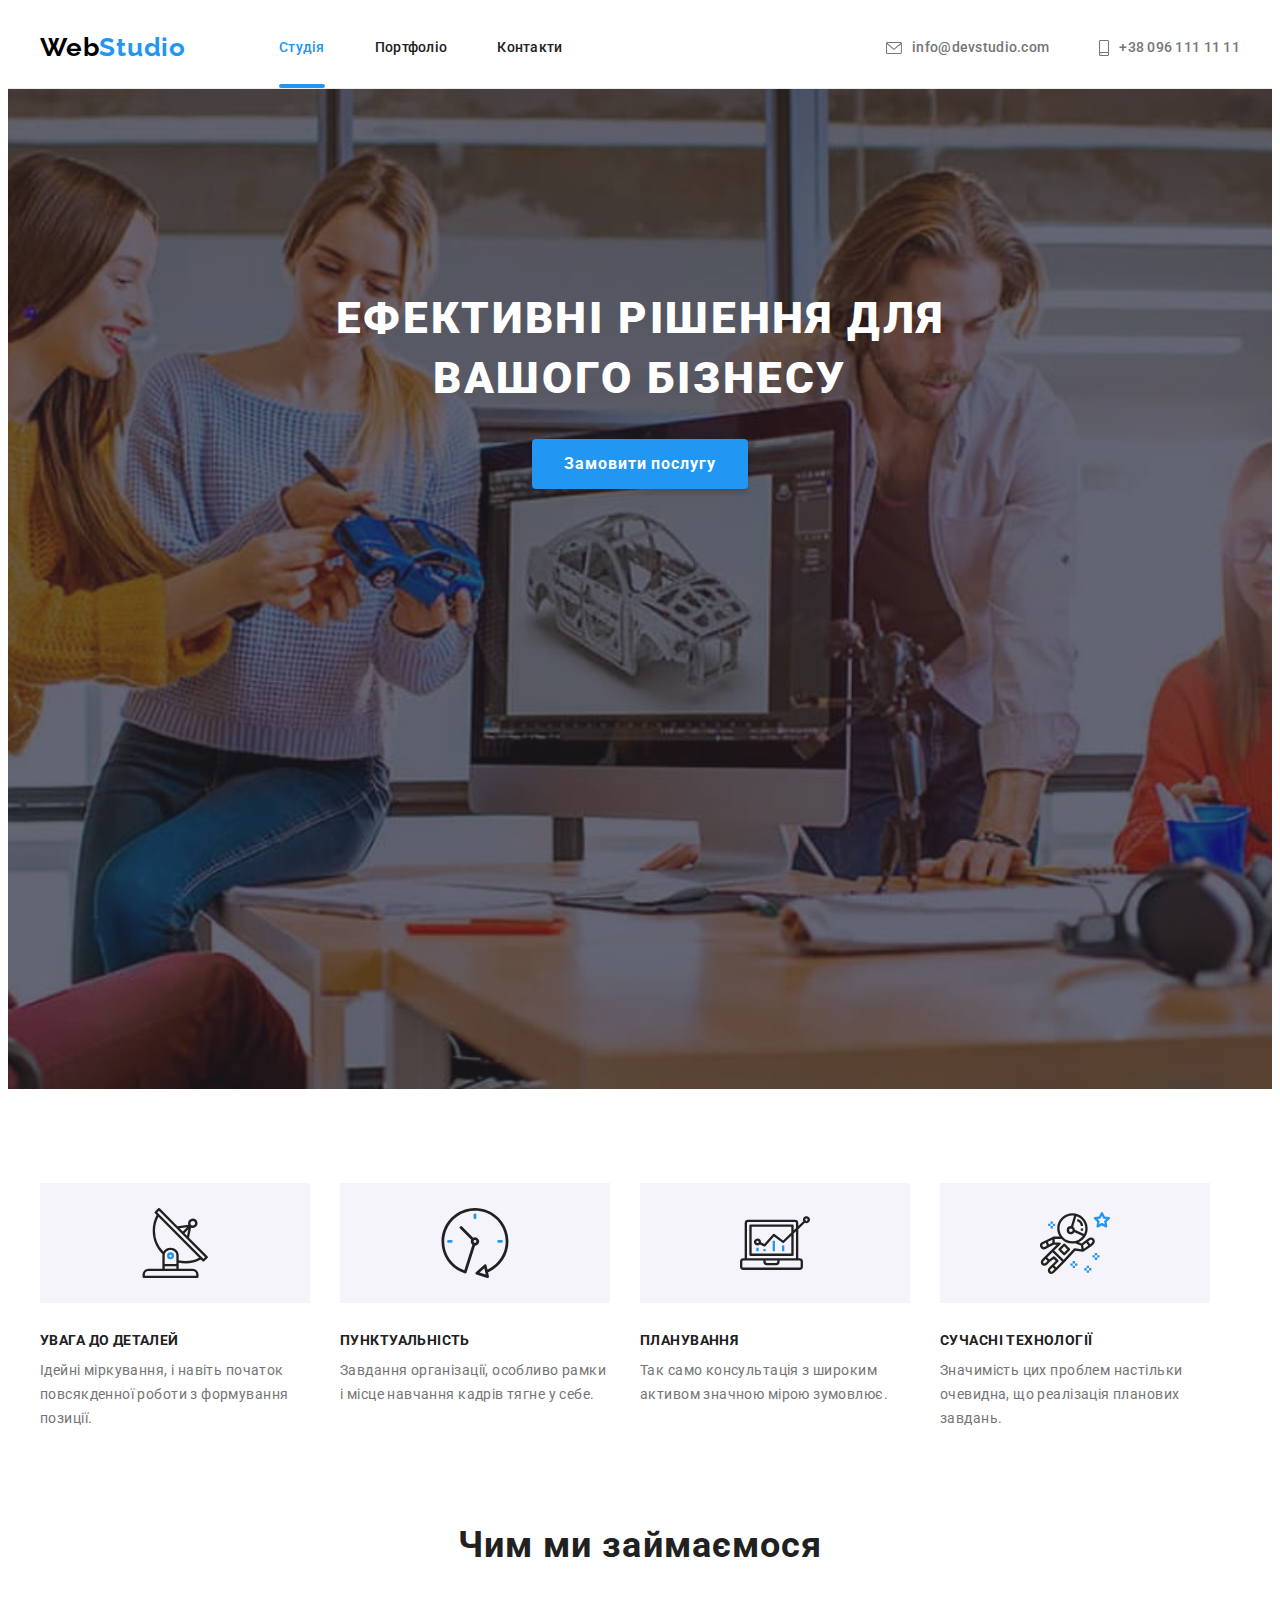
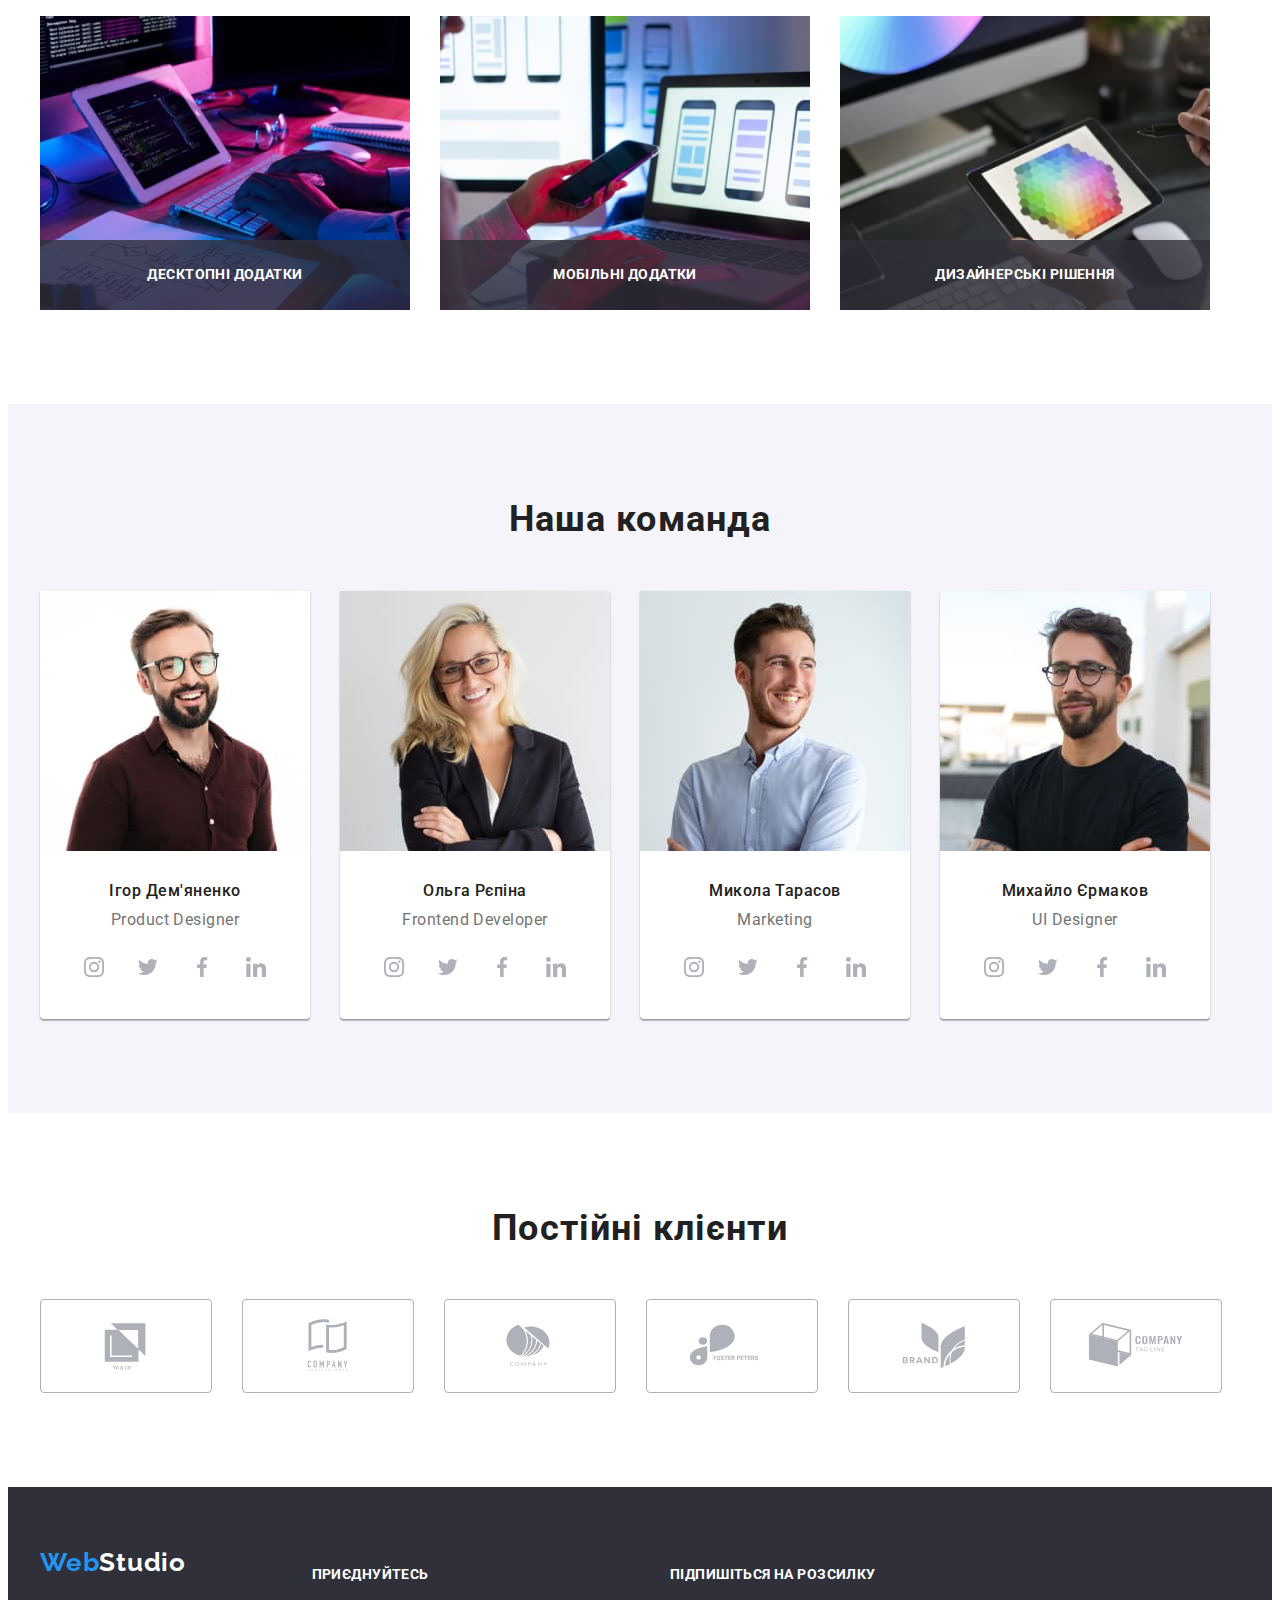
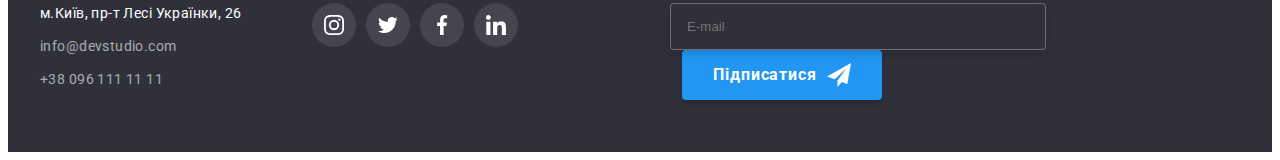
<file: index.html>
<!DOCTYPE html>
<html lang="uk">
  <head>
    <meta charset="UTF-8" />
    <meta http-equiv="X-UA-Compatible" content="IE=edge" />
    <meta name="viewport" content="width=device-width, initial-scale=1.0" />
    <title>Студія</title>
    <link rel="stylesheet" href="https://cdnjs.cloudflare.com/ajax/libs/modern-normalize/1.1.0/modern-normalize.min.css" integrity="sha512-wpPYUAdjBVSE4KJnH1VR1HeZfpl1ub8YT/NKx4PuQ5NmX2tKuGu6U/JRp5y+Y8XG2tV+wKQpNHVUX03MfMFn9Q==" crossorigin="anonymous" referrerpolicy="no-referrer" />
    <link rel="preconnect" href="https://fonts.googleapis.com" />
    <link rel="preconnect" href="https://fonts.gstatic.com" crossorigin />
    <link href="https://fonts.googleapis.com/css2?family=Raleway:wght@700&family=Roboto:wght@400;500;700;900&display=swap" rel="stylesheet" />
    <link rel="stylesheet" href="./css/styles.css" />
  </head>

  <body>
    <!----------- шапка ---------------->
    <header class="box">
      <div class="container">
        <nav class="nav">
          <a href="./index.html" class="link logo"><span class="web">Web</span>Studio</a>
          <ul class="list">
            <li class="items"><a href="./index.html" class="link item activ">Студія</a></li>
            <li class="items"><a href="./portfolio.html" class="link item">Портфоліо</a></li>
            <li class="items"><a href="#" class="link item">Контакти</a></li>
          </ul>
        </nav>
        <ul class="list">
          <li class="items">
            <a href="mailto:info@devstudio.com" class="link contact">
              <svg class="icon-contact" width="16" height="12">
                <use href="./images/icons.svg#icon-envelope"></use></svg
              >info@devstudio.com
            </a>
          </li>
          <li class="items">
            <a href="tel:+380961111111" class="link contact items-phone">
              <svg class="icon-contact" width="10" height="16"><use href="./images/icons.svg#icon-smartphone"></use></svg> +38 096 111 11 11
            </a>
          </li>
        </ul>
      </div>
    </header>
    <main>
      <!----------------- головна ---------------------->
      <section class="hero section">
        <div class="container">
          <h1 class="hero-title">Ефективні рішення для вашого бізнесу</h1>
          <button type="button" class="hero-button" data-modal-open>Замовити послугу</button>
        </div>
      </section>
      <!------------------------- Переваги --------------->
      <section class="pluses section">
        <div class="container">
          <h2 class="visually-hidden">Наші переваги</h2>
          <ul class="list">
            <li class="pluses-item">
              <div class="bloc-icon-pluses">
                <svg class="icon-pluses">
                  <use href="./images/icons.svg#icon-antenna"></use>
                </svg>
              </div>
              <h3 class="pluses-title">Увага до деталей</h3>
              <p class="pluses-text">Ідейні міркування, і навіть початок повсякденної роботи з формування позиції.</p>
            </li>
            <li class="pluses-item">
              <div class="bloc-icon-pluses">
                <svg class="icon-pluses">
                  <use href="./images/icons.svg#icon-clock"></use>
                </svg>
              </div>
              <h3 class="pluses-title">Пунктуальність</h3>
              <p class="pluses-text">Завдання організації, особливо рамки і місце навчання кадрів тягне у себе.</p>
            </li>
            <li class="pluses-item">
              <div class="bloc-icon-pluses">
                <svg class="icon-pluses">
                  <use href="./images/icons.svg#icon-diagram"></use>
                </svg>
              </div>
              <h3 class="pluses-title">Планування</h3>
              <p class="pluses-text">Так само консультація з широким активом значною мірою зумовлює.</p>
            </li>
            <li class="pluses-item">
              <div class="bloc-icon-pluses">
                <svg class="icon-pluses">
                  <use href="./images/icons.svg#icon-astronaut"></use>
                </svg>
              </div>
              <h3 class="pluses-title">Сучасні технології</h3>
              <p class="pluses-text">Значимість цих проблем настільки очевидна, що реалізація планових завдань.</p>
            </li>
          </ul>
        </div>
      </section>
      <!---------------------- Чим ми займаємося ------------------->
      <section class="work section">
        <div class="container">
          <h2 class="work-title">Чим ми займаємося</h2>
          <ul class="work-items list">
            <li>
              <div class="work-thunb">
                <img src="./images/one.jpg" alt="Робимо кістяк файлу" width="370" />
                <p class="work-text">Десктопні додатки</p>
              </div>
            </li>
            <li>
              <div class="work-thunb">
                <img src="./images/two.jpg" alt="Адаптуємо до носіїв" width="370" />
                <p class="work-text">Мобільні додатки</p>
              </div>
            </li>
            <li>
              <div class="work-thunb">
                <img src="./images/three.jpg" alt="Формуємо дизайнер сторінки" width="370" />
                <p class="work-text">Дизайнерські рішення</p>
              </div>
            </li>
          </ul>
        </div>
      </section>
      <!------------------------- Наша команда -------------------->
      <section class="team section">
        <div class="container">
          <h2 class="team-title">Наша команда</h2>
          <ul class="team-list list">
            <li class="team-bloc">
              <img src="./images/demanenko.jpg" alt="фото Ігор Дем'яненко" width="270" />
              <div class="team-items">
                <h3 class="team-name">Ігор Дем'яненко</h3>
                <p lang="en" class="team-text">Product Designer</p>
                <ul class="list sosial">
                  <li class="sosial-link">
                    <a href="#" class="sosial-button">
                      <svg class="sosial-icon">
                        <use href="./images/icons.svg#icon-instagram"></use>
                      </svg>
                    </a>
                  </li>
                  <li class="sosial-link">
                    <a href="#" class="sosial-button">
                      <svg class="sosial-icon">
                        <use href="./images/icons.svg#icon-twitter"></use>
                      </svg>
                    </a>
                  </li>
                  <li class="sosial-link">
                    <a href="#" class="sosial-button">
                      <svg class="sosial-icon">
                        <use href="./images/icons.svg#icon-facebook"></use>
                      </svg>
                    </a>
                  </li>
                  <li class="sosial-link">
                    <a href="#" class="sosial-button">
                      <svg class="sosial-icon">
                        <use href="./images/icons.svg#icon-linkedin"></use>
                      </svg>
                    </a>
                  </li>
                </ul>
              </div>
            </li>
            <li class="team-bloc">
              <img src="./images/repina.jpg" alt="фото Ольга Рєпіна" width="270" />
              <div class="team-items">
                <h3 class="team-name">Ольга Рєпіна</h3>
                <p lang="en" class="team-text">Frontend Developer</p>
                <ul class="list sosial">
                  <li class="sosial-link">
                    <a href="#" class="sosial-button">
                      <svg class="sosial-icon">
                        <use href="./images/icons.svg#icon-instagram"></use>
                      </svg>
                    </a>
                  </li>
                  <li class="sosial-link">
                    <a href="#" class="sosial-button">
                      <svg class="sosial-icon">
                        <use href="./images/icons.svg#icon-twitter"></use>
                      </svg>
                    </a>
                  </li>
                  <li class="sosial-link">
                    <a href="#" class="sosial-button">
                      <svg class="sosial-icon">
                        <use href="./images/icons.svg#icon-facebook"></use>
                      </svg>
                    </a>
                  </li>
                  <li class="sosial-link">
                    <a href="#" class="sosial-button">
                      <svg class="sosial-icon">
                        <use href="./images/icons.svg#icon-linkedin"></use>
                      </svg>
                    </a>
                  </li>
                </ul>
              </div>
            </li>
            <li class="team-bloc">
              <img src="./images/tarasov.jpg" alt="фото Микола Тарасов" width="270" />
              <div class="team-items">
                <h3 class="team-name">Микола Тарасов</h3>
                <p lang="en" class="team-text">Marketing</p>
                <ul class="list sosial">
                  <li class="sosial-link">
                    <a href="#" class="sosial-button">
                      <svg class="sosial-icon">
                        <use href="./images/icons.svg#icon-instagram"></use>
                      </svg>
                    </a>
                  </li>
                  <li class="sosial-link">
                    <a href="#" class="sosial-button">
                      <svg class="sosial-icon">
                        <use href="./images/icons.svg#icon-twitter"></use>
                      </svg>
                    </a>
                  </li>
                  <li class="sosial-link">
                    <a href="#" class="sosial-button">
                      <svg class="sosial-icon">
                        <use href="./images/icons.svg#icon-facebook"></use>
                      </svg>
                    </a>
                  </li>
                  <li class="sosial-link">
                    <a href="#" class="sosial-button">
                      <svg class="sosial-icon">
                        <use href="./images/icons.svg#icon-linkedin"></use>
                      </svg>
                    </a>
                  </li>
                </ul>
              </div>
            </li>
            <li class="team-bloc">
              <img src="./images/ermakov.jpg" alt="фото Михайло Єрмаков" width="270" />
              <div class="team-items">
                <h3 class="team-name">Михайло Єрмаков</h3>
                <p lang="en" class="team-text">UI Designer</p>
                <ul class="list sosial">
                  <li class="sosial-link">
                    <a href="#" class="sosial-button">
                      <svg class="sosial-icon">
                        <use href="./images/icons.svg#icon-instagram"></use>
                      </svg>
                    </a>
                  </li>
                  <li class="sosial-link">
                    <a href="#" class="sosial-button">
                      <svg class="sosial-icon">
                        <use href="./images/icons.svg#icon-twitter"></use>
                      </svg>
                    </a>
                  </li>
                  <li class="sosial-link">
                    <a href="#" class="sosial-button">
                      <svg class="sosial-icon">
                        <use href="./images/icons.svg#icon-facebook"></use>
                      </svg>
                    </a>
                  </li>
                  <li class="sosial-link">
                    <a href="#" class="sosial-button">
                      <svg class="sosial-icon">
                        <use href="./images/icons.svg#icon-linkedin"></use>
                      </svg>
                    </a>
                  </li>
                </ul>
              </div>
            </li>
          </ul>
        </div>
      </section>
      <!------------------- Постійні клієнти ---------------------->
      <section class="client section">
        <div class="container">
          <h2 class="client-title">Постійні клієнти</h2>
          <ul class="list client-bloc">
            <li class="client-logo">
              <a href="#" class="client-site">
                <svg class="client-icon">
                  <use href="./images/icons.svg#icon-logo1"></use>
                </svg>
              </a>
            </li>
            <li class="client-logo">
              <a href="#" class="client-site">
                <svg class="client-icon">
                  <use href="./images/icons.svg#icon-logo2"></use>
                </svg>
              </a>
            </li>
            <li class="client-logo">
              <a href="#" class="client-site">
                <svg class="client-icon">
                  <use href="./images/icons.svg#icon-logo3"></use>
                </svg>
              </a>
            </li>
            <li class="client-logo">
              <a href="#" class="client-site">
                <svg class="client-icon">
                  <use href="./images/icons.svg#icon-logo4"></use>
                </svg>
              </a>
            </li>
            <li class="client-logo">
              <a href="#" class="client-site">
                <svg class="client-icon">
                  <use href="./images/icons.svg#icon-logo5"></use>
                </svg>
              </a>
            </li>
            <li class="client-logo">
              <a href="#" class="client-site">
                <svg class="client-icon">
                  <use href="./images/icons.svg#icon-logo6"></use>
                </svg>
              </a>
            </li>
          </ul>
        </div>
      </section>
    </main>
    <!-------------------------------------- Підвал ---------------->
    <footer class="footer">
      <div class="container footer-container">
        <div class="footer-main">
          <a href="./index.html" class="link logo"><span class="web">Web</span>Studio</a>
          <address class="footer-address">
            <ul class="list">
              <li class="footer-item">
                <a href="https://goo.gl/maps/CPtrU1FHBa2aNyZL9" target="_blank" rel="noopener noreferrer nofollow" class="link address">м.Київ, пр-т Лесі Українки, 26</a>
              </li>
              <li class="footer-item"><a href="mailto:info@devstudio.com" class="link contact">info@devstudio.com</a></li>
              <li class="footer-item"><a href="tel:+380961111111" class="link contact">+38 096 111 11 11</a></li>
            </ul>
          </address>
        </div>
        <!-- -------- Приєднуйся соц зв'язок в підвалі ------>
        <div class="footer-sosial">
          <p class="footer-sosial-title">Приєднуйтесь</p>
          <ul class="list footer-sosial-list">
            <li class="footer-sosial-link">
              <a href="#" class="footer-sosial-button">
                <svg class="footer-sosial-icon">
                  <use href="./images/icons.svg#icon-instagram"></use>
                </svg>
              </a>
            </li>
            <li class="footer-sosial-link">
              <a href="#" class="footer-sosial-button">
                <svg class="footer-sosial-icon">
                  <use href="./images/icons.svg#icon-twitter"></use>
                </svg>
              </a>
            </li>
            <li class="footer-sosial-link">
              <a href="#" class="footer-sosial-button">
                <svg class="footer-sosial-icon">
                  <use href="./images/icons.svg#icon-facebook"></use>
                </svg>
              </a>
            </li>
            <li class="footer-sosial-link">
              <a href="#" class="footer-sosial-button">
                <svg class="footer-sosial-icon">
                  <use href="./images/icons.svg#icon-linkedin"></use>
                </svg>
              </a>
            </li>
          </ul>
        </div>
        <!------- Приєднайся залиш свою пошту --------------->
        <div class="footer-input">
          <p class="footer-input-title">Підпишіться на розсилку</p>
          <form class="footer-form" autocomplete="off">
            <label for="footer-email" class="footer-label"> <input type="email" name="email" id="footer-email" placeholder="E-mail" class="footer-label-input" /></label>
            <button type="submit" class="footer-input-button"
              >Підписатися
              <svg class="footer-input-icon">
                <use href="./images/icons.svg#icon-send"></use>
              </svg>
            </button>
          </form>
        </div>
      </div>
    </footer>
    <!-- --------------Модалка 1------------- -->
    <div class="backdrop is-hidden" data-modal>
      <div class="model">
        <button type="button" class="icon-close-button" data-modal-close>
          <svg class="icon-close">
            <use href="./images/icons.svg#icon-close"></use>
          </svg>
        </button>
        <p class="model-titel">Залиште свої дані, ми вам передзвонимо</p>
        <!-- ------модуль----- -->
        <form class="form" autocomplete="off">
          <label class="form-label">
            <span class="form-titel">Ім'я</span>
            <input class="form-input" type="text" name="name" />
            <svg class="form-icon"><use href="./images/icons.svg#icon-person"></use></svg>
          </label>
          <label class="form-label">
            <span class="form-titel">Телефон</span>
            <input class="form-input" type="tel" name="tel" />
            <svg class="form-icon"><use href="./images/icons.svg#icon-phone"></use></svg>
          </label>
          <label class="form-label">
            <span class="form-titel">Пошта</span>
            <input class="form-input" type="email" name="email" />
            <svg class="form-icon"><use href="./images/icons.svg#icon-email"></use></svg>
          </label>
          <label class="form-label comment">
            <span class="form-titel">Коментар</span>
            <textarea class="textarea form-input" name="Коментар" rows="5" placeholder="Введіть текст"></textarea>
          </label>
          <label class="checkbox">
            <input type="checkbox" name="checkbox" class="checkbox-input" />
            <svg class="checkbox-icon"><use href="./images/icons.svg#icon-check"></use></svg>
            <span class="checkbox-text">Погоджуюся з розсилкою та приймаю <a href="#" class="checkbox-condition">Умови договору</a></span>
          </label>
          <button class="form-button" type="submit">Відправити</button>
        </form>
      </div>
    </div>
    <script src="./js/modal.js"></script>
  </body>
</html>
</file>
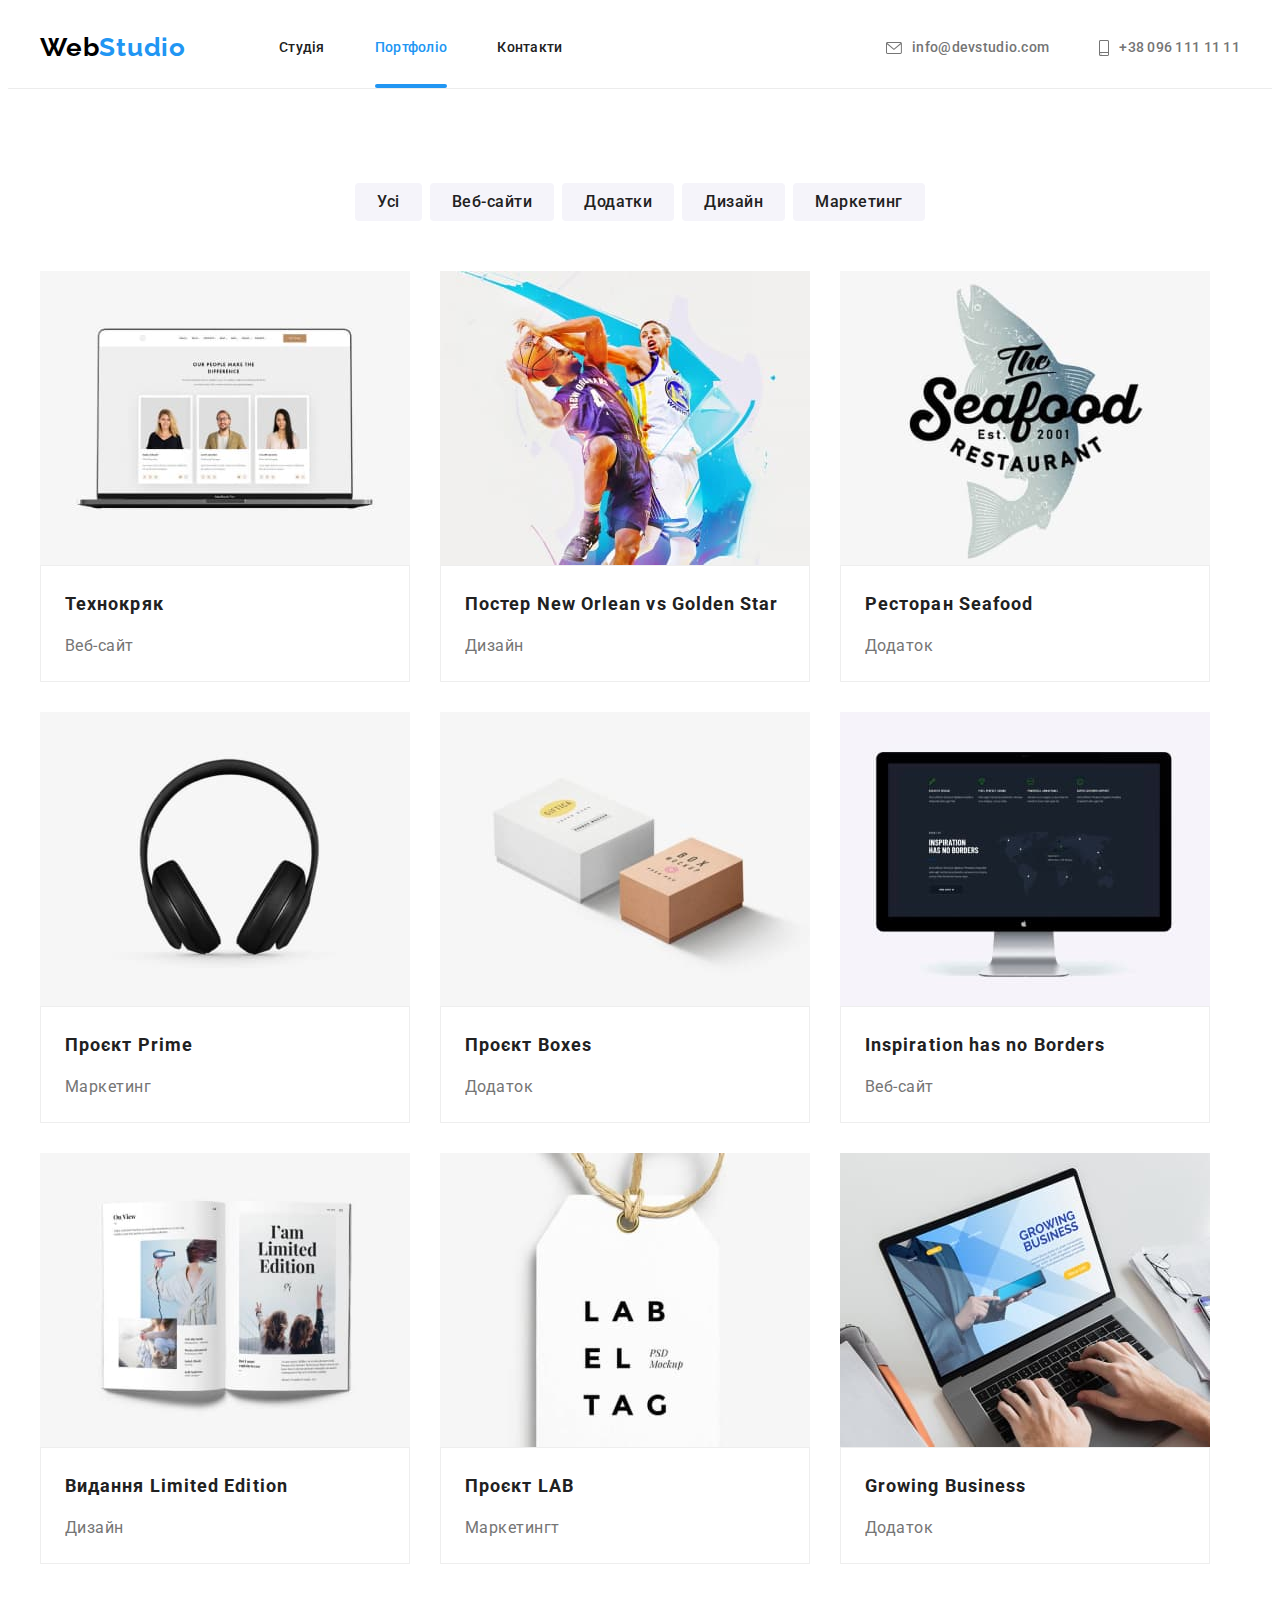
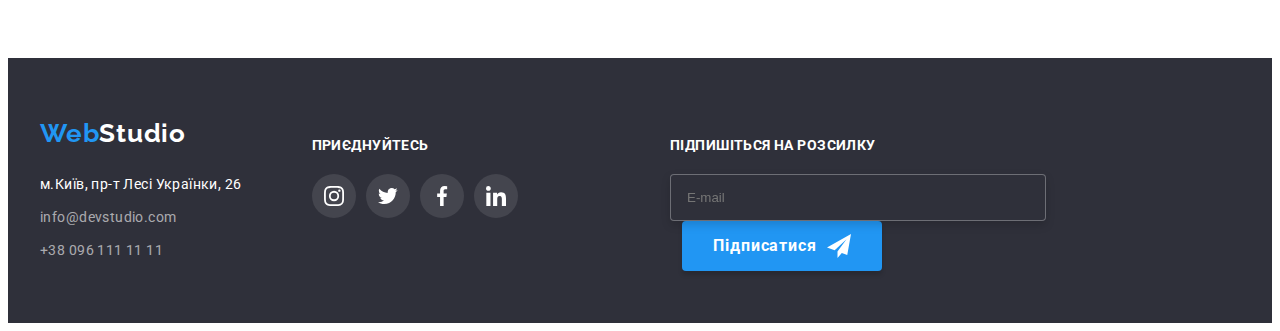
<file: portfolio.html>
<!DOCTYPE html>
<html lang="uk">
  <head>
    <meta charset="UTF-8" />
    <meta http-equiv="X-UA-Compatible" content="IE=edge" />
    <meta name="viewport" content="width=device-width, initial-scale=1.0" />
    <title>Портфоліо</title>
    <link rel="stylesheet" href="https://cdnjs.cloudflare.com/ajax/libs/modern-normalize/1.1.0/modern-normalize.min.css" integrity="sha512-wpPYUAdjBVSE4KJnH1VR1HeZfpl1ub8YT/NKx4PuQ5NmX2tKuGu6U/JRp5y+Y8XG2tV+wKQpNHVUX03MfMFn9Q==" crossorigin="anonymous" referrerpolicy="no-referrer" />
    <link rel="preconnect" href="https://fonts.googleapis.com" />
    <link rel="preconnect" href="https://fonts.gstatic.com" crossorigin />
    <link href="https://fonts.googleapis.com/css2?family=Raleway:wght@700&family=Roboto:wght@400;500;700;900&display=swap" rel="stylesheet" />
    <link rel="stylesheet" href="./css/styles.css" />
  </head>

  <body>
    <!--------------------- шапка------------------------->
    <header class="box">
      <div class="container">
        <nav class="nav">
          <a href="./index.html" class="link logo"><span class="web">Web</span>Studio</a>
          <ul class="list">
            <li class="items"><a href="./index.html" class="link item">Студія</a></li>
            <li class="items"><a href="./portfolio.html" class="link item activ">Портфоліо</a></li>
            <li class="items"><a href="#" class="link item">Контакти</a></li>
          </ul>
        </nav>
        <ul class="list">
          <li class="items">
            <a href="mailto:info@devstudio.com" class="link contact">
              <svg class="icon-contact" width="16" height="12">
                <use href="./images/icons.svg#icon-envelope"></use></svg
              >info@devstudio.com
            </a>
          </li>
          <li class="items">
            <a href="tel:+380961111111" class="link contact items-phone">
              <svg class="icon-contact" width="10" height="16"><use href="./images/icons.svg#icon-smartphone"></use></svg> +38 096 111 11 11
            </a>
          </li>
        </ul>
      </div>
    </header>
    <main>
      <section class="portfolio section">
        <div class="container">
          <h1 class="visually-hidden">Портфоліо</h1>
          <!--------------------- меню проектів-кнопки ------------->
          <ul class="list project">
            <li><button type="button" class="project-button">Усі</button></li>
            <li><button type="button" class="project-button">Веб-сайти</button></li>
            <li><button type="button" class="project-button">Додатки</button></li>
            <li><button type="button" class="project-button">Дизайн</button></li>
            <li><button type="button" class="project-button">Маркетинг</button></li>
          </ul>

          <!---------------------------------проекти --------------->
          <ul class="list project-bloc">
            <li class="card">
              <a href="#" class="link card-all">
                <div class="card-thumb">
                  <img src="./images/techo-web.jpg" alt="Структура сайту" width="370" />
                  <div class="overlay">
                    <p class="card-cover-text">Ресурс пропонує комплексні пропозиції з різним рівнем функціоналу та сервісів. Все це дозволить відвідувачу отримати вичерпні відомості про компанію чи приватну особу.</p>
                  </div>
                </div>
                <div class="card-text-bloc">
                  <h2 class="card-title">Технокряк</h2>
                  <p class="card-text">Веб-сайт</p>
                </div>
              </a>
            </li>
            <li class="card">
              <a href="#" class="link card-all">
                <div class="card-thumb">
                  <img src="./images/new-orlean.jpg" alt="Постер New Orlean vs Golden Star" width="370" />
                  <div class="overlay">
                    <p class="card-cover-text">Ресурс пропонує комплексні пропозиції з різним рівнем функціоналу та сервісів. Все це дозволить відвідувачу отримати вичерпні відомості про компанію чи приватну особу.</p>
                  </div>
                </div>
                <div class="card-text-bloc">
                  <h2 class="card-title"> Постер <span lang="en">New Orlean vs Golden Star</span></h2>
                  <p class="card-text">Дизайн</p>
                </div>
              </a>
            </li>
            <li class="card">
              <a href="#" class="link card-all">
                <div class="card-thumb">
                  <img src="./images/seafood.jpg" alt="Ресторан Seafood" width="370" />
                  <div class="overlay">
                    <p class="card-cover-text">Ресурс пропонує комплексні пропозиції з різним рівнем функціоналу та сервісів. Все це дозволить відвідувачу отримати вичерпні відомості про компанію чи приватну особу.</p>
                  </div>
                </div>
                <div class="card-text-bloc">
                  <h2 class="card-title">Ресторан <span lang="en">Seafood</span></h2>
                  <p class="card-text">Додаток</p>
                </div>
              </a>
            </li>
            <li class="card">
              <a href="#" class="link card-all">
                <div class="card-thumb">
                  <img src="./images/headphones.jpg" alt="Навушники" width="370" />
                  <div class="overlay">
                    <p class="card-cover-text">Ресурс пропонує комплексні пропозиції з різним рівнем функціоналу та сервісів. Все це дозволить відвідувачу отримати вичерпні відомості про компанію чи приватну особу.</p>
                  </div>
                </div>
                <div class="card-text-bloc">
                  <h2 class="card-title">Проєкт <span lang="en">Prime</span></h2>
                  <p class="card-text">Маркетинг</p>
                </div>
              </a>
            </li>
            <li class="card">
              <a href="#" class="link card-all">
                <div class="card-thumb">
                  <img src="./images/box.jpg" alt="Коробки" width="370" />
                  <div class="overlay">
                    <p class="card-cover-text">Ресурс пропонує комплексні пропозиції з різним рівнем функціоналу та сервісів. Все це дозволить відвідувачу отримати вичерпні відомості про компанію чи приватну особу.</p>
                  </div>
                </div>
                <div class="card-text-bloc">
                  <h2 class="card-title">Проєкт <span lang="en">Boxes</span></h2>
                  <p class="card-text">Додаток</p>
                </div>
              </a>
            </li>
            <li class="card">
              <a href="#" class="link card-all">
                <div class="card-thumb">
                  <img src="./images/website.jpg" alt="Фото веб-сайту" width="370" />
                  <div class="overlay">
                    <p class="card-cover-text">Ресурс пропонує комплексні пропозиції з різним рівнем функціоналу та сервісів. Все це дозволить відвідувачу отримати вичерпні відомості про компанію чи приватну особу.</p>
                  </div>
                </div>
                <div class="card-text-bloc">
                  <h2 lang="en" class="card-title">Inspiration has no Borders</h2>
                  <p class="card-text">Веб-сайт</p>
                </div>
              </a>
            </li>
            <li class="card">
              <a href="#" class="link card-all">
                <div class="card-thumb">
                  <img src="./images/edition.jpg" alt="Сайт видавництва" width="370" />
                  <div class="overlay">
                    <p class="card-cover-text">Ресурс пропонує комплексні пропозиції з різним рівнем функціоналу та сервісів. Все це дозволить відвідувачу отримати вичерпні відомості про компанію чи приватну особу.</p>
                  </div>
                </div>
                <div class="card-text-bloc">
                  <h2 class="card-title">Видання <span lang="en">Limited Edition</span></h2>
                  <p class="card-text">Дизайн</p>
                </div>
              </a>
            </li>
            <li class="card">
              <a href="#" class="link card-all">
                <div class="card-thumb">
                  <img src="./images/project.jpg" alt="Фото проєкту LAB" width="370" />
                  <div class="overlay">
                    <p class="card-cover-text">Ресурс пропонує комплексні пропозиції з різним рівнем функціоналу та сервісів. Все це дозволить відвідувачу отримати вичерпні відомості про компанію чи приватну особу.</p>
                  </div>
                </div>
                <div class="card-text-bloc">
                  <h2 class="card-title">Проєкт <span lang="en">LAB</span></h2>
                  <p class="card-text">Маркетингт</p>
                </div>
              </a>
            </li>
            <li class="card">
              <a href="#" class="link card-all">
                <div class="card-thumb">
                  <img src="./images/growing-business.jpg" alt="Фото роботи на комп'ютері" width="370" />
                  <div class="overlay">
                    <p class="card-cover-text">Ресурс пропонує комплексні пропозиції з різним рівнем функціоналу та сервісів. Все це дозволить відвідувачу отримати вичерпні відомості про компанію чи приватну особу.</p>
                  </div>
                </div>
                <div class="card-text-bloc">
                  <h2 lang="en" class="card-title">Growing Business</h2>
                  <p class="card-text">Додаток</p>
                </div>
              </a>
            </li>
          </ul>
        </div>
      </section>
    </main>
    <!--------------------------- Підвал ------------------------->
    <footer class="footer">
      <div class="container footer-container">
        <div class="footer-main">
          <a href="./index.html" class="link logo"><span class="web">Web</span>Studio</a>
          <address class="footer-address">
            <ul class="list">
              <li class="footer-item">
                <a href="https://goo.gl/maps/CPtrU1FHBa2aNyZL9" target="_blank" rel="noopener noreferrer nofollow" class="link address">м.Київ, пр-т Лесі Українки, 26</a>
              </li>
              <li class="footer-item"><a href="mailto:info@devstudio.com" class="link contact">info@devstudio.com</a></li>
              <li class="footer-item"><a href="tel:+380961111111" class="link contact">+38 096 111 11 11</a></li>
            </ul>
          </address>
        </div>
        <!-- -------- Приєнуйся соц зв'язок в підвалі ------>
        <div class="footer-sosial">
          <p class="footer-sosial-title">Приєднуйтесь</p>
          <ul class="list footer-sosial-list">
            <li class="footer-sosial-link">
              <a href="#" class="footer-sosial-button">
                <svg class="footer-sosial-icon">
                  <use href="./images/icons.svg#icon-instagram"></use>
                </svg>
              </a>
            </li>
            <li class="footer-sosial-link">
              <a href="#" class="footer-sosial-button">
                <svg class="footer-sosial-icon">
                  <use href="./images/icons.svg#icon-twitter"></use>
                </svg>
              </a>
            </li>
            <li class="footer-sosial-link">
              <a href="#" class="footer-sosial-button">
                <svg class="footer-sosial-icon">
                  <use href="./images/icons.svg#icon-facebook"></use>
                </svg>
              </a>
            </li>
            <li class="footer-sosial-link">
              <a href="#" class="footer-sosial-button">
                <svg class="footer-sosial-icon">
                  <use href="./images/icons.svg#icon-linkedin"></use>
                </svg>
              </a>
            </li>
          </ul>
        </div>
        <!------- Приєднайся залиш свою пошту --------------->
        <div class="footer-input">
          <p class="footer-input-title">Підпишіться на розсилку</p>
          <form class="footer-form" autocomplete="off">
            <label for="footer-email" class="footer-label"> <input type="email" name="email" id="footer-email" placeholder="E-mail" class="footer-label-input" /></label>
            <button type="submit" class="footer-input-button"
              >Підписатися
              <svg class="footer-input-icon">
                <use href="./images/icons.svg#icon-send"></use>
              </svg>
            </button>
          </form>
        </div>
      </div>
    </footer>
  </body>
</html>
</file>
<file: css/styles.css>
/* колір верхнього поля,логотипу footer,тексту header, головний   #FFFFFF
колір поля header і footer #2F303A
колір осовного поля #F5F5F5 - це для figma
колір другої секції #F5F4FA 

колір тексту activ #2196F3
колір логотипу header #000000
колір заголовків та спистків #212121
колір силків та тексту #757575
колір силок footer rgba(255, 255, 255, 0.6)
*/
:root {
  --up-white-text: #ffffff;
  --up-white-background: #ffffff;
  --background-header: #c4c4c4;
  --background-footer: #2f303a;
  --line-header: #ececec;
  --line-card: #eeeeee;
  --second-background: #f5f4fa;
  --activ: #2196f3;
  --logo-text: #000000;
  --color-title: #212121;
  --color-text: #757575;
  --color-vector: #afb1b8;
  --contact-footer: #ffffff99;
  --activ-button: #188ce8;
  --card-set-gap: 30px;
  --time-function: cubic-bezier(0.4, 0, 0.2, 1);
  --time: 250ms;
}
body {
  font-family: 'Roboto', sans-serif;
  background-color: var(--up-white-background);
  color: var(--color-title);
  font-size: 14px;
  letter-spacing: 0.03em;
}
/*------------- прибирання крапки та лінії на тексті -----*/
.list {
  list-style: none;
}
.link {
  padding-left: 0;
  text-decoration: none;
}
/* ----скидання стилів та встановлення меж макету--------- */
.container {
  width: 1200px;
  /* outline: 1px solid green; */
  margin: 0 auto;
  padding: 0 15px;
}
h1,
h2,
h3,
p,
ul {
  margin: 0;
  padding: 0;
}
img {
  display: block;
  max-width: 100%;
  height: auto;
  /* overflow: hidden; */
}
button {
  display: block;
  font-family: inherit;
  cursor: pointer;
  border: none;
  border-radius: 4px;
}
.section {
  padding: 94px 0px;
}

/* ------------------------сховати заголовок -------*/
.visually-hidden {
  position: absolute;
  width: 1px;
  height: 1px;
  margin: -1px;
  padding: 0;

  border: 0;

  white-space: nowrap;
  clip-path: inset(100%);
  clip: rect(0 0 0 0);
  overflow: hidden;
}

/*------------ шапка---------------------- */
.box {
  border-bottom: 1px solid var(--line-header);
}
.box .container {
  display: flex;
  align-items: center;
}
.box .nav {
  display: flex;
  align-items: center;
}
.box .list {
  display: flex;
  margin-left: auto;
  align-items: center;
}
.box .items + .items {
  margin-left: 50px;
}
.logo {
  font-family: 'Raleway', sans-serif;
  font-weight: 700;
  font-size: 26px;
  line-height: 1.19;
  letter-spacing: 0.03em;

  color: var(--activ);
}
/* ---------------------- лінія під логотипом ------------ */
.nav .logo::after {
  display: flex;

  content: '';
  width: 100%;
  height: 1px;

  background: var(--activ);

  transform: scale(0);
  transform-origin: left;
  transition: transform var(--time) var(--time-function);
}
.nav .logo:hover::after {
  transform: scale(1);
}
/* -----------------------------------------------------------// */
.box .logo {
  margin-right: 93px;
}
.web {
  color: var(--logo-text);
}
.item {
  display: block;
  padding-top: 32px;
  padding-bottom: 32px;

  font-weight: 500;
  font-size: 14px;
  line-height: 1.14;
  letter-spacing: 0.02em;

  color: var(--color-title);

  transition: color var(--time) var(--time-function);
}
.item.activ {
  color: var(--activ);
}
.nav .items {
  position: relative;
}
.activ::after {
  display: flex;
  position: absolute;
  bottom: 0;

  content: '';
  width: 100%;
  height: 4px;
  background: var(--activ);
  border-radius: 2px;
}
.box .contact {
  display: flex;

  font-weight: 500;
  font-size: 14px;
  line-height: 1.14;
  letter-spacing: 0.02em;

  color: var(--color-text);

  transition: color var(--time) var(--time-function);
}
.box .item:hover,
.box .item:focus,
.contact:hover,
.contact:focus {
  color: var(--activ);
}
.icon-contact {
  justify-content: center;
  margin-right: 10px;
  align-self: center;
  fill: currentColor;
}
.items-phone {
  display: flex;
  align-items: center;
}

/*--------------------- головна--------------------- */
.hero {
  max-width: 1600px;
  height: 600px;
  margin-left: auto;
  margin-right: auto;

  background-color: var(--background-header);
  background-image: linear-gradient(to right, #2f303a66, #2f303a66), url('../images/team.jpg');
  background-repeat: no-repeat;
  background-position: center;
  background-size: cover;

  text-align: center;
  padding-top: 200px;
  padding-bottom: 200px;
}
.hero-title {
  margin: 0 auto;
  margin-bottom: 30px;
  width: 696px;

  font-weight: 900;
  font-size: 44px;
  line-height: 1.36;
  letter-spacing: 0.06em;

  color: var(--up-white-text);

  text-transform: uppercase;
}
.hero-button {
  margin: 0 auto;

  padding: 10px 32px;
  min-width: 216px;

  font-weight: 700;
  font-size: 16px;
  line-height: 1.88;
  text-align: center;
  letter-spacing: 0.06em;

  color: var(--up-white-text);
  background-color: var(--activ);
  box-shadow: 0px 4px 4px rgba(0, 0, 0, 0.15);

  transition: background-color var(--time) var(--time-function);
}
.hero-button:hover,
.hero-button:focus {
  background-color: var(--activ-button);
}
/* ----------------------Наші переваги ---------------------*/
.pluses .list {
  display: flex;
  flex-wrap: wrap;
}
.pluses-item {
  width: 270px;
  margin-right: var(--card-set-gap);
}
.pluses-item:nth-child(4n) {
  margin-right: 0;
}
.pluses-title {
  margin-bottom: 10px;

  font-weight: 700;
  font-size: 14px;
  line-height: 1.14;
  letter-spacing: 0.03em;

  text-transform: uppercase;
}
.pluses-text {
  font-size: 14px;
  line-height: 1.71;
  letter-spacing: 0.03em;

  color: var(--color-text);
}
.bloc-icon-pluses {
  margin-bottom: var(--card-set-gap);
  height: 120px;

  display: flex;
  justify-content: center;
  align-items: center;

  background-color: var(--second-background);
}
.icon-pluses {
  width: 70px;
  height: 70px;
}
/*--------------------------- Чим ми займаємось -------------*/
.work.section {
  padding-top: 0px;
}
.work-title {
  margin-bottom: 50px;

  font-weight: 700;
  font-size: 36px;
  line-height: 1.16;
  letter-spacing: 0.03em;

  text-align: center;
}
.work-items {
  display: flex;
  gap: var(--card-set-gap);
}
.work-thunb {
  position: relative;
}
.work-text {
  position: absolute;
  bottom: 0;
  width: 100%;

  display: flex;
  align-items: center;
  justify-content: center;
  height: 70px;

  font-weight: 700;
  line-height: 1.14;
  text-transform: uppercase;

  color: var(--up-white-text);
  background-color: rgba(47, 48, 58, 0.8);
}
/* ---------------------Наша команда -----------------------*/
.team {
  background-color: var(--second-background);
}
.team-title {
  margin-bottom: 50px;

  font-weight: 700;
  font-size: 36px;
  line-height: 1.17;
  letter-spacing: 0.03em;

  text-align: center;
}
.team-list {
  display: flex;
}
.team-bloc {
  display: block;
  margin-right: var(--card-set-gap);
  width: 270px;
  box-shadow: 0px 1px 3px rgba(0, 0, 0, 0.12), 0px 1px 1px rgba(0, 0, 0, 0.14), 0px 2px 1px rgba(0, 0, 0, 0.2);
  border-radius: 0px 0px 4px 4px;

  text-align: center;

  background-color: var(--up-white-background);
}
.team-bloc:last-of-type {
  margin-right: 0;
}
.team-items {
  padding-top: 30px;
  padding-bottom: 30px;
}
.team-name {
  margin-bottom: 10px;

  font-weight: 500;
  font-size: 16px;
  line-height: 1.19;
  letter-spacing: 0.03em;
}
.team-text {
  margin-bottom: 16px;

  font-size: 16px;
  line-height: 1.19;
  letter-spacing: 0.03em;

  color: var(--color-text);
}
/* --------------соціальна сітка--------------------------- */
.sosial {
  display: flex;
  gap: 10px;

  justify-content: center;
}
.sosial-button {
  width: 44px;
  height: 44px;
  background-color: var(--up-white-background);
  color: var(--color-vector);
  border-radius: 50%;

  display: flex;
  align-items: center;
  justify-content: center;

  transition: background-color var(--time) var(--time-function), color var(--time) var(--time-function);
}
.sosial-icon {
  fill: currentColor;
  width: 20px;
  height: 20px;
}
.sosial-button:hover,
.sosial-button:focus {
  background-color: var(--activ);
  color: var(--up-white-text);
  outline: none;
}
/* <!-------------- Постійні клієнти ----------------------> */
.client-title {
  margin-bottom: 50px;

  font-weight: 700;
  font-size: 36px;
  line-height: 1.17;
  letter-spacing: 0.03em;

  text-align: center;
}
.client-bloc {
  display: flex;
  gap: var(--card-set-gap);
}
.client-site {
  width: 170px;
  height: 92px;

  background-color: var(--up-white-background);
  border-radius: 4px;
  border: 1px solid var(--color-vector);
  cursor: pointer;
  color: var(--color-vector);

  display: flex;
  align-items: center;
  justify-content: center;

  transition: border-color var(--time) var(--time-function), color var(--time) var(--time-function);
}
.client-icon {
  fill: currentColor;
  width: 106px;
  height: 60px;
}
.client-site:hover,
.client-site:focus {
  border-color: var(--activ);
  color: var(--activ);
  outline: none;
}
/* ----------------------сторінка проектів---------------- */
/*------------------- меню проектів-кнопки----------------- */
.list.project {
  display: flex;
  gap: 8px;
  justify-content: center;
  margin-bottom: 50px;
}
.project-button {
  padding: 6px 22px;

  font-weight: 500;
  font-size: 16px;
  line-height: 1.62;
  letter-spacing: 0.03em;
  text-align: center;

  color: var(--color-title);
  background-color: var(--second-background);
  box-shadow: none;

  transition: background-color var(--time) var(--time-function), color var(--time) var(--time-function), box-shadow var(--time) var(--time-function);
}
.project-button:hover,
.project-button:focus {
  color: var(--up-white-text);
  background-color: var(--activ);
  box-shadow: 0px 3px 1px rgba(0, 0, 0, 0.1), 0px 1px 2px rgba(0, 0, 0, 0.08), 0px 2px 2px rgba(0, 0, 0, 0.12);
}

/* ------------------------проекти ----------------------*/
.project-bloc {
  display: flex;
  flex-wrap: wrap;
  margin-right: calc(-1 * var(--card-set-gap));
  margin-top: calc(-1 * var(--card-set-gap));
}
.card {
  margin-right: var(--card-set-gap);
  margin-top: var(--card-set-gap);

  width: 370px;
}
.card-all {
  display: block;

  box-shadow: none;
  transition: box-shadow var(--time) var(--time-function);
}
.card-all:hover,
.card-all:focus {
  box-shadow: 0px 1px 1px rgba(0, 0, 0, 0.12), 0px 4px 4px rgba(0, 0, 0, 0.06), 1px 4px 6px rgba(0, 0, 0, 0.16);
}
.card-text-bloc {
  padding: 20px 24px;
  border: 1px solid var(--line-card);
}
.card-title {
  margin-bottom: 9px;

  font-weight: 700;
  font-size: 18px;
  line-height: 2;
  letter-spacing: 0.06em;

  color: var(--color-title);
}
.card-text {
  font-size: 16px;
  line-height: 1.88;
  letter-spacing: 0.03em;

  color: var(--color-text);
}
.card-cover-text {
  padding: 63px 24px;

  font-size: 18px;
  line-height: 1.56;
  letter-spacing: 0.03em;
  color: var(--up-white-text);
}
.card-thumb {
  position: relative;
  overflow: hidden;
}
.overlay {
  position: absolute;
  width: 100%;
  height: 100%;
  bottom: 0;

  transform: translateY(100%);
  transition: transform var(--time) var(--time-function);

  /* opacity: 0; */

  background-color: rgba(33, 150, 243, 0.9);
}
.card-all:hover .overlay,
.card-all:focus .overlay {
  /* opacity: 1; */
  transform: translateY(0%);
}
/* ----------------------------Підвал -----------------------------*/
.footer {
  background-color: var(--background-footer);
  padding: 60px 0;
}
.footer-container {
  display: flex;
  align-items: baseline;
}
.footer-main {
  padding-right: 70px;
}
.footer-address {
  margin-top: 20px;
}
.footer .logo {
  color: var(--up-white-text);
  display: inline-block;
}
/* ---------------------- лінія під логотипом ------------ */
.footer .logo::after {
  display: flex;

  content: '';
  width: 100%;
  height: 1px;

  background: var(--up-white-text);

  transform: scale(0);
  transform-origin: left;
  transition: transform var(--time) var(--time-function);
}
.footer .logo:hover::after {
  transform: scale(1);
}
/* --------------------------------------------------- */
.footer .web {
  color: var(--activ);
}
.footer-item {
  margin-bottom: 9px;
}
.footer .list :last-child {
  margin-bottom: 0;
}
.address {
  font-style: normal;
  font-size: 14px;
  line-height: 1.71;
  letter-spacing: 0.03em;

  color: var(--up-white-text);

  transition: color var(--time) var(--time-function);
}
.footer .contact {
  font-style: normal;
  font-size: 14px;
  line-height: 1.71;
  letter-spacing: 0.03em;

  color: var(--contact-footer);

  transition: color var(--time) var(--time-function);
}
.address:hover,
.address:focus,
.footer .contact:hover,
.footer .contact:focus {
  color: var(--activ);
}
/* ----------------Приєнуйся соц зв'язок в підвалі --------- */
.footer-sosial-title {
  margin-bottom: 20px;
  font-weight: 700;
  line-height: 1.14;
  text-transform: uppercase;
  color: var(--up-white-text);
}
.footer-sosial-list {
  display: flex;
  gap: 10px;
}
.footer-sosial-button {
  width: 44px;
  height: 44px;

  background: rgba(255, 255, 255, 0.1);
  border-radius: 50%;
  cursor: pointer;

  display: flex;
  align-items: center;
  justify-content: center;

  transition: background-color var(--time) var(--time-function);
}
.footer-sosial-icon {
  width: 20px;
  height: 20px;
  fill: var(--up-white-background);
}
.footer-sosial-button:hover,
.footer-sosial-button:focus {
  background-color: var(--activ);
  outline: none;
}
/* <!------- Приєднайся залиш свою пошту ---------------> */
.footer-input {
  margin-left: auto;
}
.footer-input-title {
  margin-bottom: 20px;
  font-weight: 700;
  line-height: 1.14;
  text-transform: uppercase;
  color: var(--up-white-text);
}
.footer-form {
  display: flex;
  flex-wrap: wrap;
  justify-content: space-between;
  align-items: center;

  width: 570px;
  height: 50px;
}
.footer-label-input {
  width: 358px;
  padding: 15px 0 15px 16px;

  border: 1px solid rgba(255, 255, 255, 0.3);
  border-radius: 4px;
  filter: drop-shadow(0px 4px 4px rgba(0, 0, 0, 0.15));

  background-color: var(--background-footer);
  color: var(--contact-footer);
}
.form-input::placeholder {
  font-family: inherit;
  font-size: 16px;
  line-height: 1.25;
  color: var(--contact-footer);
}
.footer-input-button {
  display: flex;
  justify-content: center;
  align-items: center;

  width: 200px;
  height: 50px;
  padding: 0;
  margin-left: 12px;

  font-weight: 700;
  font-size: 16px;
  line-height: 1.88;
  letter-spacing: 0.06em;
  color: var(--up-white-text);

  background-color: var(--activ);
  border-radius: 4px;
  box-shadow: 0px 4px 4px rgba(0, 0, 0, 0.15);

  transition: background-color var(--time) var(--time-function);
}

.footer-input-button:hover,
.footer-input-button:focus {
  background-color: var(--activ-button);
}
.footer-input-icon {
  width: 24px;
  height: 24px;
  margin-left: 10px;
}
/* ----------------Модалка1-------------- */
.backdrop.is-hidden {
  opacity: 0;
  visibility: visible;
  pointer-events: none;
}
.backdrop {
  position: fixed;
  width: 100%;
  height: 100%;
  top: 0;
  left: 0;

  background-color: rgba(0, 0, 0, 0.2);

  opacity: 1;

  transition: opacity var(--time) var(--time-function);
}
.backdrop.is-hidden .model {
  transform: translate(-50%, -50%) scale(0) rotate(1turn);
}
.model {
  position: absolute;
  top: 50%;
  left: 50%;

  height: 581px;
  width: 528px;

  padding: 40px;

  background-color: var(--up-white-background);
  box-shadow: 0px 1px 3px rgba(0, 0, 0, 0.12), 0px 1px 1px rgba(0, 0, 0, 0.14), 0px 2px 1px rgba(0, 0, 0, 0.2);
  border-radius: 4px;

  transform: translate(-50%, -50%) scale(1);
  transition: transform var(--time) var(--time-function);
}

.icon-close-button {
  position: absolute;
  top: 8px;
  right: 8px;

  display: flex;
  justify-content: center;
  align-items: center;

  width: 30px;
  height: 30px;

  border: 1px solid rgba(0, 0, 0, 0.1);
  border-radius: 50%;

  color: #000000;
  background-color: var(--up-white-background);
}
.icon-close {
  width: 11px;
  height: 11px;
  fill: currentColor;

  transition: color var(--time) var(--time-function);
}
.icon-close-button:hover,
.icon-close-button:focus {
  color: var(--activ);
}
.model-titel {
  margin-bottom: 12px;

  font-weight: 700;
  font-size: 20px;
  line-height: 1.15;
  text-align: center;
}
/* ----------модуль ------------------ */
.form-label {
  display: flex;
  flex-direction: column;
  position: relative;

  margin-bottom: 10px;
}
.comment {
  margin-bottom: 20px;
}
.form-titel {
  margin-bottom: 4px;

  font-size: 12px;
  line-height: 1.16;

  letter-spacing: 0.01em;

  color: var(--color-text);
}
.form-input {
  padding: 11px 0px 11px 42px;
  border: 1px solid rgba(33, 33, 33, 0.2);
  border-radius: 4px;

  transition: border-color var(--time) var(--time-function);
}
.form-icon {
  position: absolute;

  height: 18px;
  width: 18px;

  bottom: 11px;
  left: 12px;
  fill: var(--color-title);

  transition: fill var(--time) var(--time-function);
}
.form-input:hover,
.form-input:hover + .form-icon,
.form-input:focus,
.form-input:focus + .form-icon {
  border-color: var(--activ);
  fill: var(--activ);
}
.textarea::placeholder {
  font-family: inherit;
  font-size: 12px;
  line-height: 1.67;
  letter-spacing: 0.01em;

  color: rgba(117, 117, 117, 0.5);
}
.textarea {
  height: 120px;
  resize: none;

  padding: 12px 16px;
}
.form-button {
  margin: 0 auto;

  padding: 10px 52px;
  min-width: 96px;

  font-weight: 700;
  font-size: 16px;
  line-height: 1.88;
  text-align: center;
  letter-spacing: 0.06em;

  color: var(--up-white-text);
  background-color: var(--activ);
  box-shadow: 0px 4px 4px rgba(0, 0, 0, 0.15);

  transition: background-color var(--time) var(--time-function);
}
.form-button:hover,
.form-button:focus {
  background-color: var(--activ-button);
}
/* -----------checkbox--------------- */
.checkbox {
  display: flex;
  flex-direction: column;
  position: relative;
  margin-bottom: 30px;
}
.checkbox-input {
  appearance: none;
}
.checkbox-text {
  font-size: 14px;
  line-height: 1.71;
  margin-left: 36px;

  color: var(--color-text);
}
.checkbox-condition {
  color: var(--activ);
}
.checkbox-icon {
  position: absolute;
  left: 12px;
  top: 5px;

  width: 15px;
  height: 16px;

  border: 2px solid var(--color-title);

  transition: background-color var(--time) var(--time-function), border-color var(--time) var(--time-function);
}
.checkbox-input:checked + .checkbox-icon {
  background-color: var(--activ);
  border-color: transparent;
}
</file>
